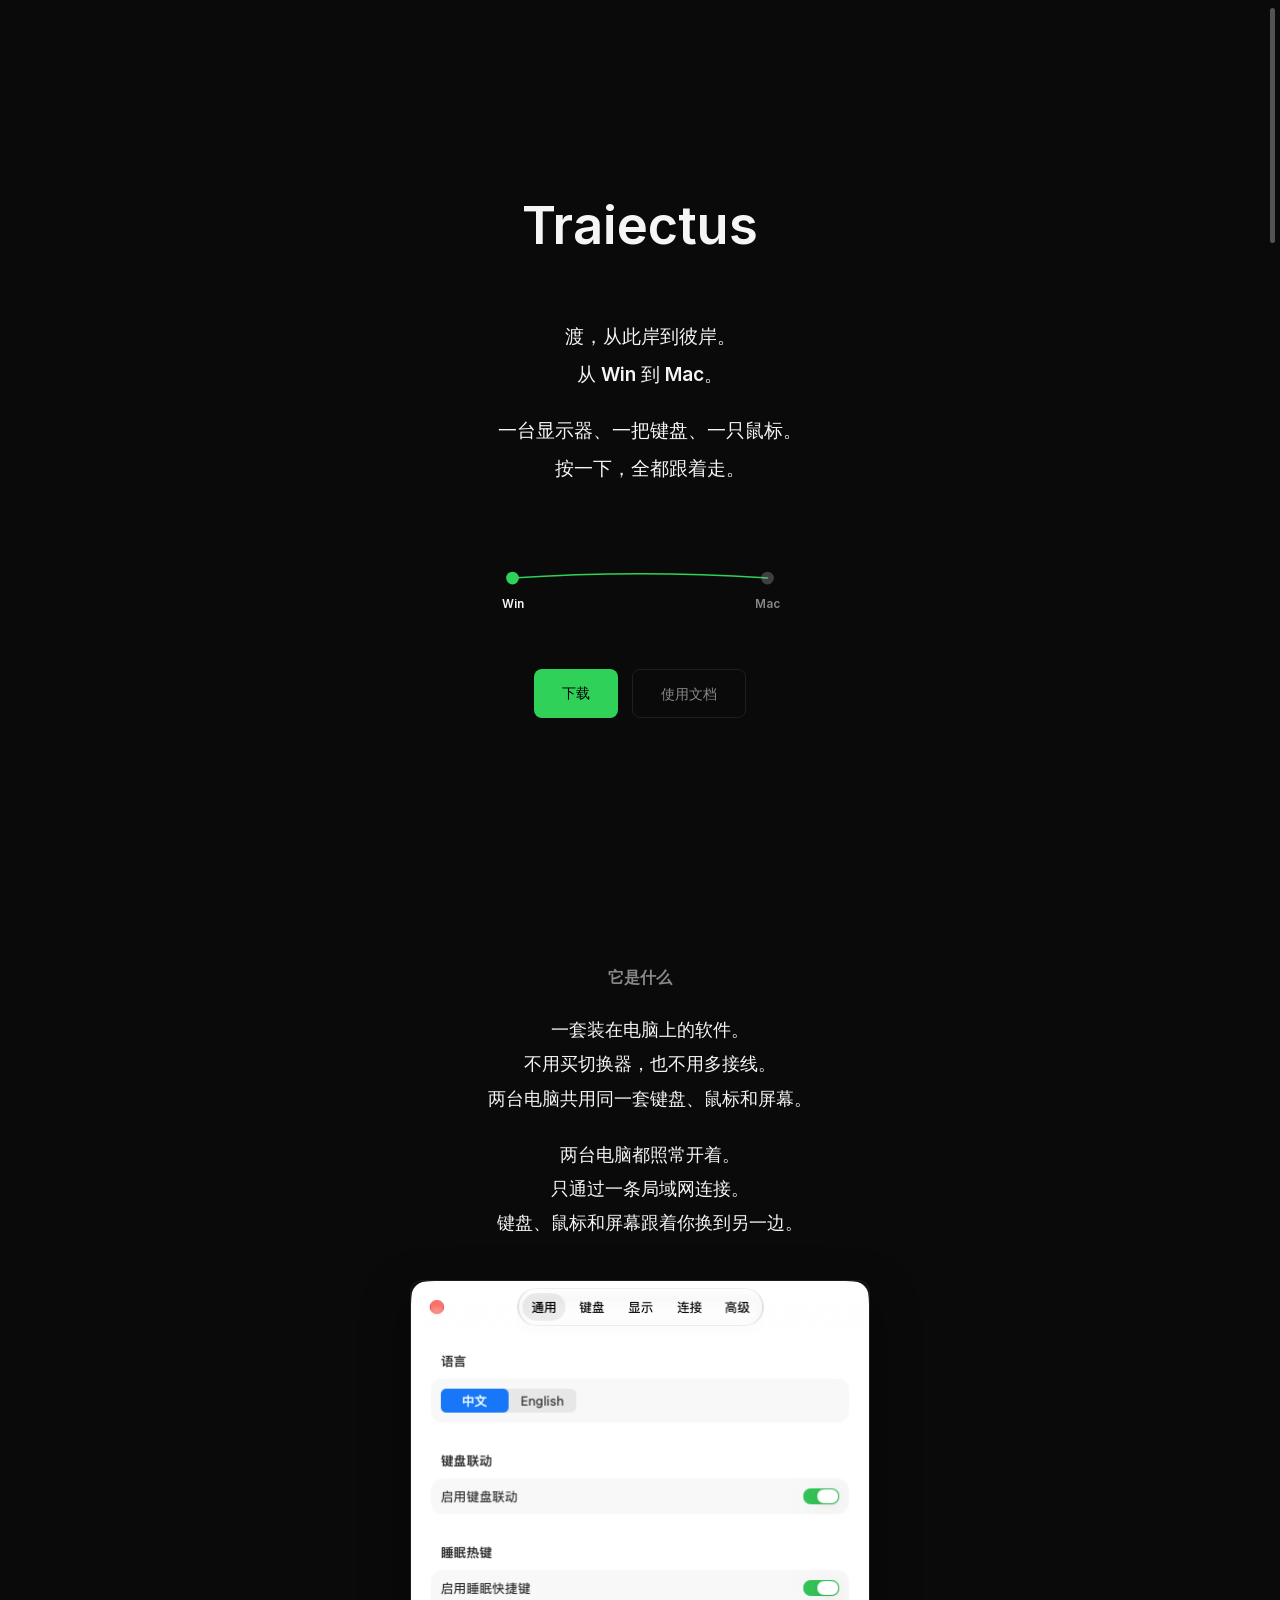
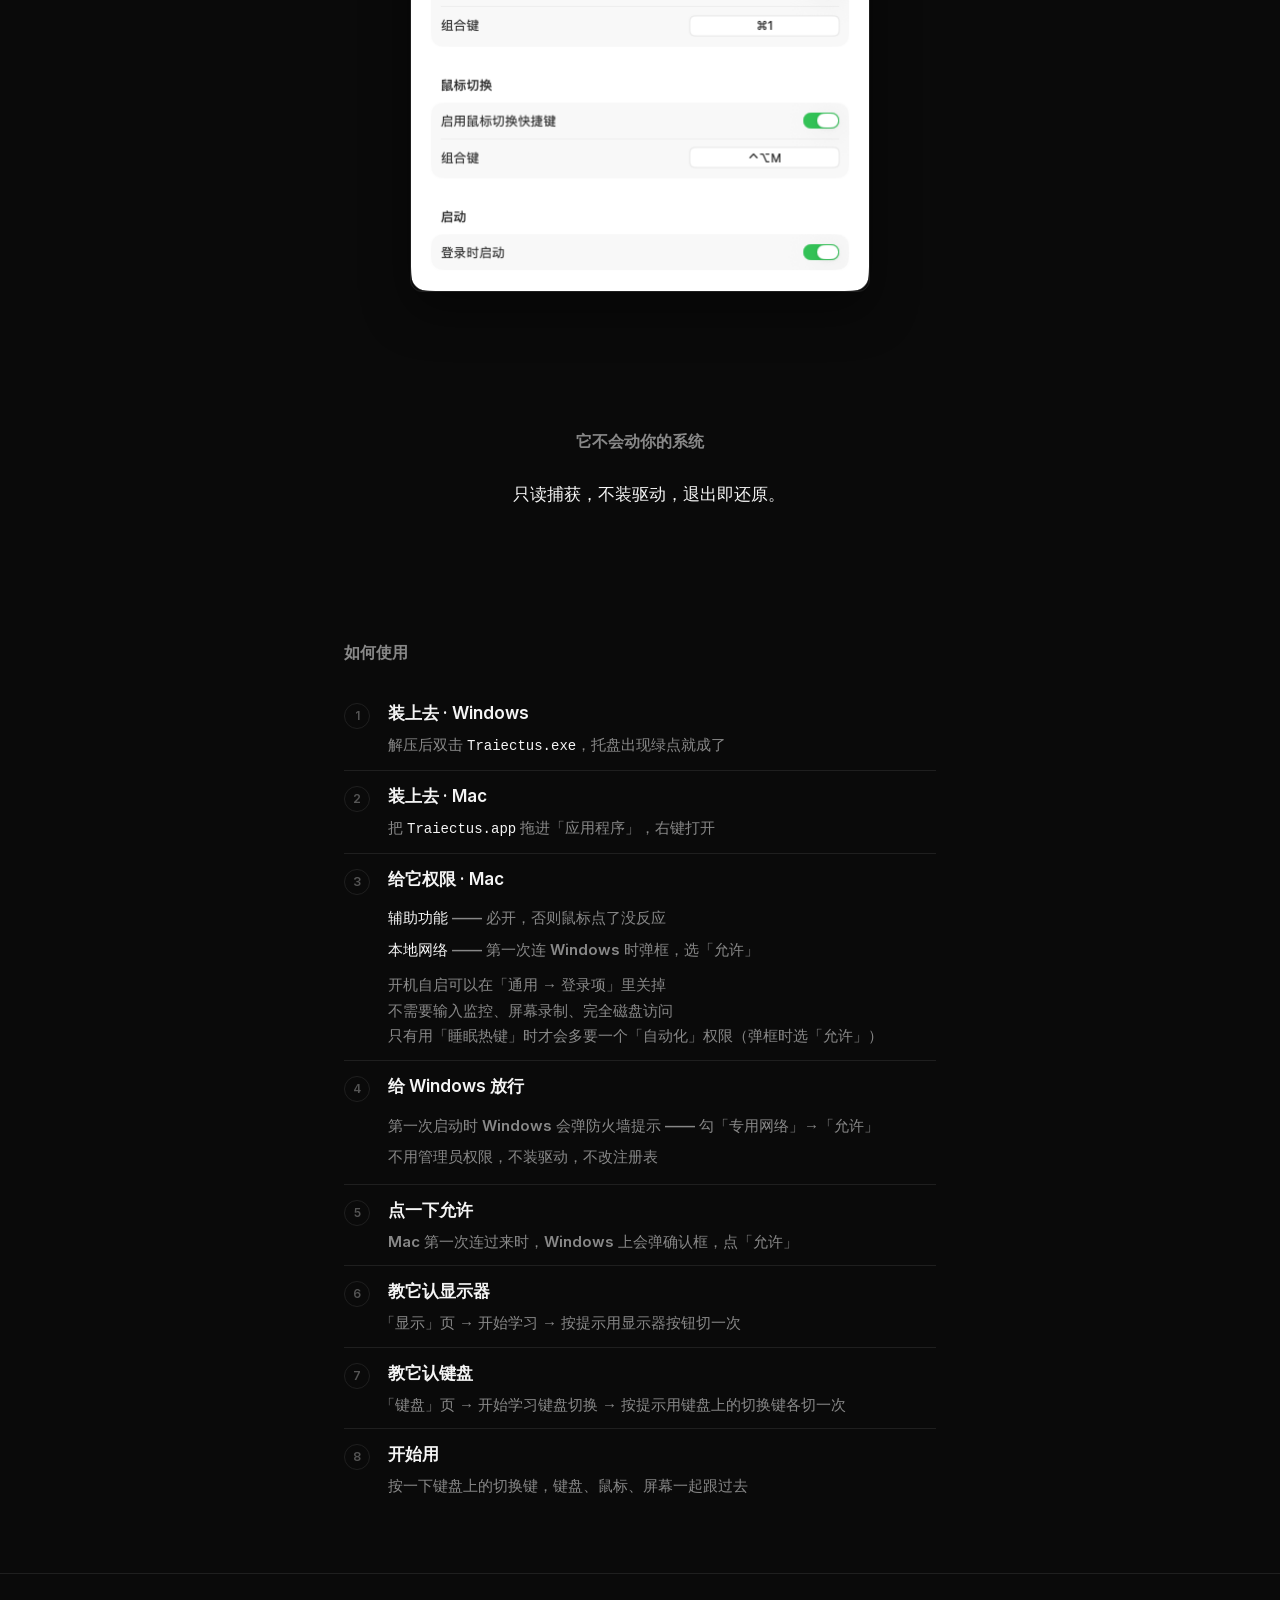
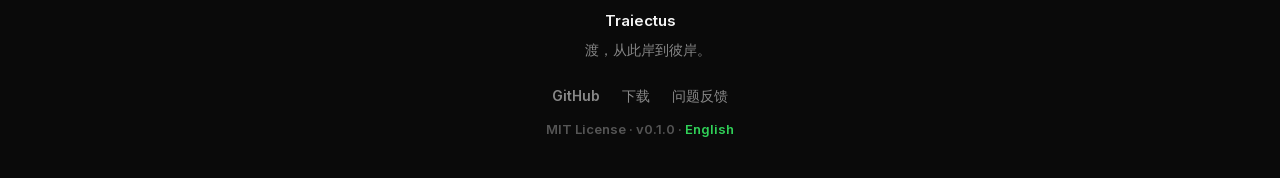
<file: site/index.html>
<!DOCTYPE html>
<html lang="zh">
<head>
<meta charset="UTF-8">
<meta name="viewport" content="width=device-width, initial-scale=1.0">
<meta name="color-scheme" content="dark">
<title>Traiectus · 渡</title>
<meta name="description" content="一台 Win 游戏，一台 Mac 日常，同一台显示器、同一套键鼠。按一下，全都跟着走。">
<meta name="theme-color" content="#0a0a0a">
<link rel="alternate" hreflang="zh-CN" href="https://traiectus.cn/">
<link rel="alternate" hreflang="en" href="https://traiectus.cn/en.html">
<link rel="icon" href="icon.png">
<link rel="apple-touch-icon" href="icon.png">
<meta property="og:type" content="website">
<meta property="og:title" content="Traiectus · 渡">
<meta property="og:description" content="一台 Win 游戏，一台 Mac 日常。同一台显示器，同一套键鼠。按一下，全都跟着走。">
<meta property="og:url" content="https://traiectus.cn/">
<meta property="og:image" content="https://traiectus.cn/og.png">
<style>
/* 字标用 Inter（只有拉丁字符走它，中文继续用系统字体）
   只自托管了 600 字重的拉丁子集，约 24KB。 */
@font-face {
  font-family: 'Inter';
  font-style: normal;
  font-weight: 600;
  font-display: swap;
  src: url(fonts/inter-600-latin.woff2) format('woff2');
  unicode-range: U+0000-00FF, U+0131, U+0152-0153, U+02BB-02BC, U+02C6, U+02DA, U+02DC, U+0304, U+0308, U+0329, U+2000-206F, U+20AC, U+2122, U+2191, U+2193, U+2212, U+2215, U+FEFF, U+FFFD;
}
  * { margin: 0; padding: 0; box-sizing: border-box; }

  :root {
    --bg: #0a0a0a;
    --fg: #f5f5f5;
    --fg-dim: #888;
    --fg-dimmer: #555;
    --green: #30d158;
    --line: #1f1f1f;
    --max: 640px;
  }

  /* 显式给 html 上底色：否则橡皮筋回弹（首屏往上/页面底部往下拉）时，
     WebKit 会在画布外露出默认的白，看起来就是上下两条淡色长块 */
  html { background: var(--bg); }

  body {
    background: var(--bg);
    color: var(--fg);
    font-family: 'Inter', -apple-system, BlinkMacSystemFont, "SF Pro Text", "PingFang SC", sans-serif;
    font-size: 16px;
    line-height: 1.7;
    -webkit-font-smoothing: antialiased;
  }

  .wrap { max-width: var(--max); margin: 0 auto; padding: 0 24px; }

  /* ① 首屏 */
  .hero {
    min-height: 100vh;
    display: flex;
    flex-direction: column;
    justify-content: center;
    align-items: center;
    text-align: center;
    padding: 0 24px;
  }

  .hero .eyebrow {
    font-size: 13px;
    letter-spacing: 0.22em;
    text-transform: uppercase;
    color: var(--fg-dimmer);
    margin-bottom: 22px;
  }

  .hero h1 {
    font-family: 'Inter', -apple-system, BlinkMacSystemFont, sans-serif;
    font-size: 52px;
    font-weight: 600;
    margin-bottom: 48px;
  }

  .hero .lines {
    font-size: 19px;
    line-height: 2;
    color: var(--fg);
    margin-bottom: 56px;
    /* 明确撑满宽度：否则这行 div 会收缩到"最长一行"的宽度 */
    width: 100%;
    padding-left: 1.08em;
  }

  .hero .lines .dim { color: var(--fg-dim); }
  .hero .lines .gap { display: block; height: 18px; }
  /* 行末的全角句号，右半格是空的，居中时会把整行墨迹推左。
     和下面「它是什么」那几节用同一个办法：补 0.67em 左内边距抵消掉。
     （早先试过「句号悬挂出去」的写法，但那会让整行偏右约 0.2em，和标题对不齐。） */

  .diagram {
    display: block;
    width: 100%;
    max-width: 340px;
    height: auto;
    margin: 0 auto 48px;
  }

  .diagram .arc {
    fill: none;
    stroke: var(--green);
    stroke-width: 1.5;
    stroke-linecap: round;
  }

  /* 点：实心。活动的一侧是绿色 + 呼吸；另一侧是灰的（和 app 面板一致） */
  .diagram .dot { fill: #8e8e93; opacity: 0.4; }
  .diagram .dot.on {
    fill: var(--green);
    opacity: 1;
    transform-box: fill-box;
    transform-origin: center;
    animation: breathe 1.6s ease-in-out infinite;
  }

  @keyframes breathe {
    0%, 100% { transform: scale(1); }
    50% { transform: scale(1.18); }
  }

  .diagram .dlabel {
    font-size: 11px;
    font-weight: 500;
    fill: var(--fg-dim);
    text-anchor: middle;
  }
  .diagram .dlabel.on { fill: var(--fg); }

  .actions {
    display: flex;
    gap: 14px;
    justify-content: center;
  }

  .btn {
    display: inline-block;
    padding: 12px 28px;
    font-size: 14px;
    text-decoration: none;
    border-radius: 8px;
    transition: all 0.2s;
  }

  .btn-primary { background: var(--green); color: #000; font-weight: 500; }
  .btn-primary:hover { background: #28b84c; }

  .btn-ghost { color: var(--fg-dim); border: 1px solid var(--line); }
  .btn-ghost:hover { color: var(--fg); border-color: var(--fg-dim); }

  /* 锚点不要被吸顶导航盖住 */
  section { scroll-margin-top: 60px; }

  /* 隐藏原生滚动条，改用下面那条自绘的（原因：伪元素滚动条没法做淡出动画） */
  html { scrollbar-width: none; }
  ::-webkit-scrollbar { width: 0; height: 0; }

  /* 自绘滚动指示条：静止时淡出，滚动时淡入 —— 淡出用 transition，所以不生硬 */
  .sb {
    position: fixed; top: 0; right: 3px; bottom: 0; width: 9px;
    pointer-events: none; z-index: 60;
    opacity: 0;
    transition: opacity 0.5s ease;
  }
  .sb.on { opacity: 1; }
  .sb-thumb {
    position: absolute; right: 2px; width: 5px;
    border-radius: 3px; background: rgba(255, 255, 255, 0.3);
  }

  /* 页脚：同色底 + 一根发丝线，不抢戏。
     行距分三组：品牌+标语挨在一起是一组，链接那行单独一组，版权信息最后一组 ——
     所以是 4 / 22 / 10，而不是三档差不多的 14 / 20 / 14（那样四行看着一样重）。 */
  footer { padding: 34px 0 40px; border-top: 1px solid var(--line); text-align: center; }
  .f-brand { font-size: 15px; font-weight: 600; color: var(--fg); margin-bottom: 4px; }
  .f-tag { font-size: 14px; color: var(--fg-dim); margin-bottom: 22px; padding-left: 1.08em; }
  .f-links { display: flex; gap: 22px; justify-content: center; margin-bottom: 10px; }
  .f-links a { font-size: 14px; color: var(--fg-dim); text-decoration: none; }
  .f-links a:hover { color: var(--fg); }
  .f-meta { font-size: 13px; color: var(--fg-dimmer); }
  .f-meta a { color: var(--green); text-decoration: none; }   /* 语言切换：和下载按钮同一个绿 */
  .f-meta a:hover { text-decoration: underline; }

  /* 「它不会动你的系统」：和「它是什么」一样居中 */
  .safe { text-align: center; }

  /* 屏幕太矮 / 手机：自动关掉吸附，回到自由滚动（否则内容会被卡住看不全） */
  /* 界面截图：和页面同一套圆角/边框，暗色底上不刺眼 */
  .shot { margin: 40px auto 0; text-align: center; }
  .shot img {
    width: 100%; max-width: 460px; height: auto;
    border-radius: 12px;
    border: 1px solid var(--line);
    box-shadow: 0 18px 48px rgba(0, 0, 0, 0.45);
  }

  section { padding: 64px 0; }
  #safe { padding-top: 64px; }
  .safe-line { font-size: 17px; line-height: 2; }

  h2 {
    font-size: 16px;
    font-weight: 600;
    color: var(--fg-dim);
    margin-bottom: 22px;
  }

  .what { text-align: center; }

  .what p {
    font-size: 18px;
    line-height: 1.9;
    color: var(--fg);
  }
  .what p + p { margin-top: 22px; }
  .what p.soft { color: var(--fg-dim); }

  /* 中文居中行的收尾句号是全角：句号的墨迹只占左边一点，右半格是空的，
     text-align: center 会把那半格空位也算进居中。
     目标是**按文字居中**（句号那一点不算），所以补 1.08em 左内边距：
     实测「渡，从此岸到彼岸」不含句号时的中心，和标题中心正好重合。
     Chrome 目前不支持 hanging-punctuation，所以用内边距而不是悬挂标点。 */
  .what p, .safe-line { padding-left: 1.08em; }

  @media (max-width: 480px) {
    section { padding: 48px 0; }
    .what { text-align: center; }

  .what p { font-size: 16px; }
  }

  .how ol { list-style: none; counter-reset: step; margin-top: 8px; }
  /* 只作用于外层那几步：里面「权限清单」是普通列表，不能跟着编号/描边（否则会串号） */
  .how ol > li {
    counter-increment: step;
    font-size: 17px;
    color: var(--fg);
    padding: 11px 0 11px 44px;
    position: relative;
    border-bottom: 1px solid var(--line);
  }
  .how ol > li:last-child { border-bottom: none; }
  .how ol > li::before {
    content: counter(step);
    position: absolute; left: 0; top: 15px;
    width: 24px; height: 24px; line-height: 24px; text-align: center;
    font-size: 12px; color: var(--fg-dimmer);
    border: 1px solid var(--line); border-radius: 50%;
  }
  .how ol > li b { display: block; font-size: 17px; font-weight: 600; margin-bottom: 4px; }
  .how ol > li span { display: block; font-size: 15px; color: var(--fg-dim); }
  /* 说明行以「」开头时：这两个标点在字格里天生偏右，看起来比标题的"教"缩进半格。
     悬挂出去（负首行缩进）让标点的左边缘和标题第一个字对齐。 */
  .how ol > li span.hang { text-indent: -0.53em; }
  .how ol > li code { font-family: "SF Mono", Menlo, monospace; font-size: 14px; color: var(--fg); }

  /* 「给它权限」那一步下面的权限清单 */
  .how .perm { list-style: none; margin-top: 9px; }
  .how .perm li { font-size: 15px; color: var(--fg-dim); padding: 3px 0; }
  .how .perm li em { font-style: normal; color: var(--fg); }
  .how .perm-note { display: block; margin-top: 7px; font-size: 15px; color: var(--fg-dim); }
  .how .more { margin-top: 22px; font-size: 14px; color: var(--fg-dim); }
  /* 「如何使用」里的说明文字都是 1~3 行的短块：让浏览器把每行长度摊匀，
     避免出现「一行顶满 + 下一行只剩两个字」；line-break: strict 打开中文标点禁则，
     行首不会出现 」/。 之类的收尾标点。 */
  .how ol > li span, .how ol > li .perm li, .how ol > li .perm-note {
    text-wrap: balance;
    line-break: strict;
  }
  /* 窄屏专用分段：宽屏两段连成一行，窄屏各自成段（.seg 用它压过上面的 display:block） */
  .how .seg { display: inline; }

  @media (prefers-reduced-motion: reduce) {
    .diagram .dot.on { animation: none; }
  }

  @media (max-width: 480px) {
    .hero .eyebrow {
    font-size: 13px;
    letter-spacing: 0.22em;
    text-transform: uppercase;
    color: var(--fg-dimmer);
    margin-bottom: 22px;
  }

  .hero h1 { font-size: 36px; margin-bottom: 36px; }
    .hero .lines { font-size: 16px; }

    /* 窄屏：序号留白 44 → 31px、圆点 24 → 21px，正文多出约 13px 宽度，
       少折一行；行距略收紧，读起来更紧凑 */
    .how ol > li { padding: 13px 0 13px 31px; }
    .how ol > li::before {
      width: 21px; height: 21px; line-height: 21px;
      font-size: 11px; top: 16px;
    }
    .how ol > li b { font-size: 16px; margin-bottom: 3px; }
    .how ol > li span, .how .perm li, .how .perm-note { line-height: 1.65; }
    .how .perm { margin-top: 8px; }
    .how .perm-note { margin-top: 6px; }
    .how .seg { display: block; }
  }
</style>
</head>
<body id="top">


<section class="hero">
  <h1>Traiectus</h1>

  <div class="lines">
    渡，从此岸到彼岸。<br>
    从 Win 到 Mac。
    <span class="gap"></span>
    一台显示器、一把键盘、一只鼠标。<br>
    按一下，全都跟着走。
  </div>

  <svg class="diagram" viewBox="0 0 320 72" role="img" aria-label="从 Win 渡到 Mac：活动侧在 Win（绿），另一侧是灰点">
    <path class="arc" d="M40 32 Q160 24 280 32"/>
    <circle class="dot on" cx="40" cy="32" r="6"/>
    <circle class="dot" cx="280" cy="32" r="6"/>
    <text class="dlabel on" x="40" y="60">Win</text>
    <text class="dlabel" x="280" y="60">Mac</text>
  </svg>

  <div class="actions">
    <a href="https://github.com/BLEACHRukia/Traiectus/releases" class="btn btn-primary">下载</a>
    <a href="https://github.com/BLEACHRukia/Traiectus#readme" class="btn btn-ghost">使用文档</a>
  </div>
</section>

<div class="screen">
<section class="what" id="what">
  <div class="wrap">
    <h2>它是什么</h2>
    <p>一套装在电脑上的软件。<br>
       不用买切换器，也不用多接线。<br>
       两台电脑共用同一套键盘、鼠标和屏幕。</p>
    <p>两台电脑都照常开着。<br>
       只通过一条局域网连接。<br>
       键盘、鼠标和屏幕跟着你换到另一边。</p>
    <figure class="shot">
      <img src="shots/01-general.png" alt="Traiectus 的 Mac 设置窗口" width="460">
    </figure>
  </div>
</section>
<section class="safe" id="safe">
  <div class="wrap">
    <h2>它不会动你的系统</h2>
    <p class="safe-line">只读捕获，不装驱动，退出即还原。</p>

  </div>
</section>
</div>

<section class="how" id="how">
  <div class="wrap">
    <h2>如何使用</h2>
    <ol>
      <li><b>装上去 · Windows</b><span>解压后双击 <code>Traiectus.exe</code>，托盘出现绿点就成了</span></li>
      <li><b>装上去 · Mac</b><span>把 <code>Traiectus.app</code> 拖进「应用程序」，右键打开</span></li>
      <li><b>给它权限 · Mac</b>
        <ul class="perm">
          <li><em>辅助功能</em> —— 必开，否则鼠标点了没反应</li>
          <li><span class="seg"><em>本地网络</em> —— 第一次连 Windows 时弹框，</span><span class="seg">选「允许」</span></li>
        </ul>
        <span class="perm-note">开机自启可以在「通用 → 登录项」里关掉<br>
          不需要输入监控、屏幕录制、完全磁盘访问<br>
          只有用「睡眠热键」时才会多要一个「自动化」权限（弹框时选「允许」）</span>
      </li>
      <li><b>给 Windows 放行</b>
        <ul class="perm">
          <li>第一次启动时 Windows 会弹防火墙提示 —— 勾「专用网络」→「允许」</li>
          <li>不用管理员权限，不装驱动，不改注册表</li>
        </ul>
      </li>
      <li><b>点一下允许</b><span><span class="seg">Mac 第一次连过来时，</span><span class="seg">Windows 上会弹确认框，点「允许」</span></span></li>
      <li><b>教它认显示器</b><span class="hang">「显示」页 → 开始学习 → 按提示用显示器按钮切一次</span></li>
      <li><b>教它认键盘</b><span class="hang">「键盘」页 → 开始学习键盘切换 → 按提示用键盘上的切换键各切一次</span></li>
      <li><b>开始用</b><span><span class="seg">按一下键盘上的切换键，</span><span class="seg">键盘、鼠标、屏幕一起跟过去</span></span></li>
    </ol>
  </div>
</section>




<footer>
  <div class="wrap">
    <div class="f-brand">Traiectus</div>
    <div class="f-tag">渡，从此岸到彼岸。</div>
    <nav class="f-links">
      <a href="https://github.com/BLEACHRukia/Traiectus">GitHub</a>
      <a href="https://github.com/BLEACHRukia/Traiectus/releases">下载</a>
      <a href="https://github.com/BLEACHRukia/Traiectus/issues">问题反馈</a>
    </nav>
    <div class="f-meta">MIT License · v0.1.0 · <a href="/en">English</a></div>
  </div>
</footer>

<div class="sb" id="sb"><div class="sb-thumb" id="sbThumb"></div></div>

<script>
  (function () {
    var sb = document.getElementById('sb'), thumb = document.getElementById('sbThumb');
    if (!sb || !thumb) return;
    var timer;

    function update() {
      var doc = document.documentElement;
      var viewH = window.innerHeight;
      var max = doc.scrollHeight - viewH;
      var pad = 8, track = viewH - pad * 2;
      var thumbH = Math.max(36, Math.round(track * viewH / doc.scrollHeight));
      var progress = max > 0 ? (window.pageYOffset || doc.scrollTop) / max : 0;

      thumb.style.height = thumbH + 'px';
      thumb.style.top = Math.round(pad + progress * (track - thumbH)) + 'px';

      sb.classList.add('on');                       // 滚动时出现（0.5s 淡入）
      clearTimeout(timer);
      timer = setTimeout(function () { sb.classList.remove('on'); }, 800);   // 停手 0.8s 后淡出
    }

    window.addEventListener('scroll', update, { passive: true });
    window.addEventListener('resize', update);
    update();
  })();
</script>
</body>
</html>
</file>
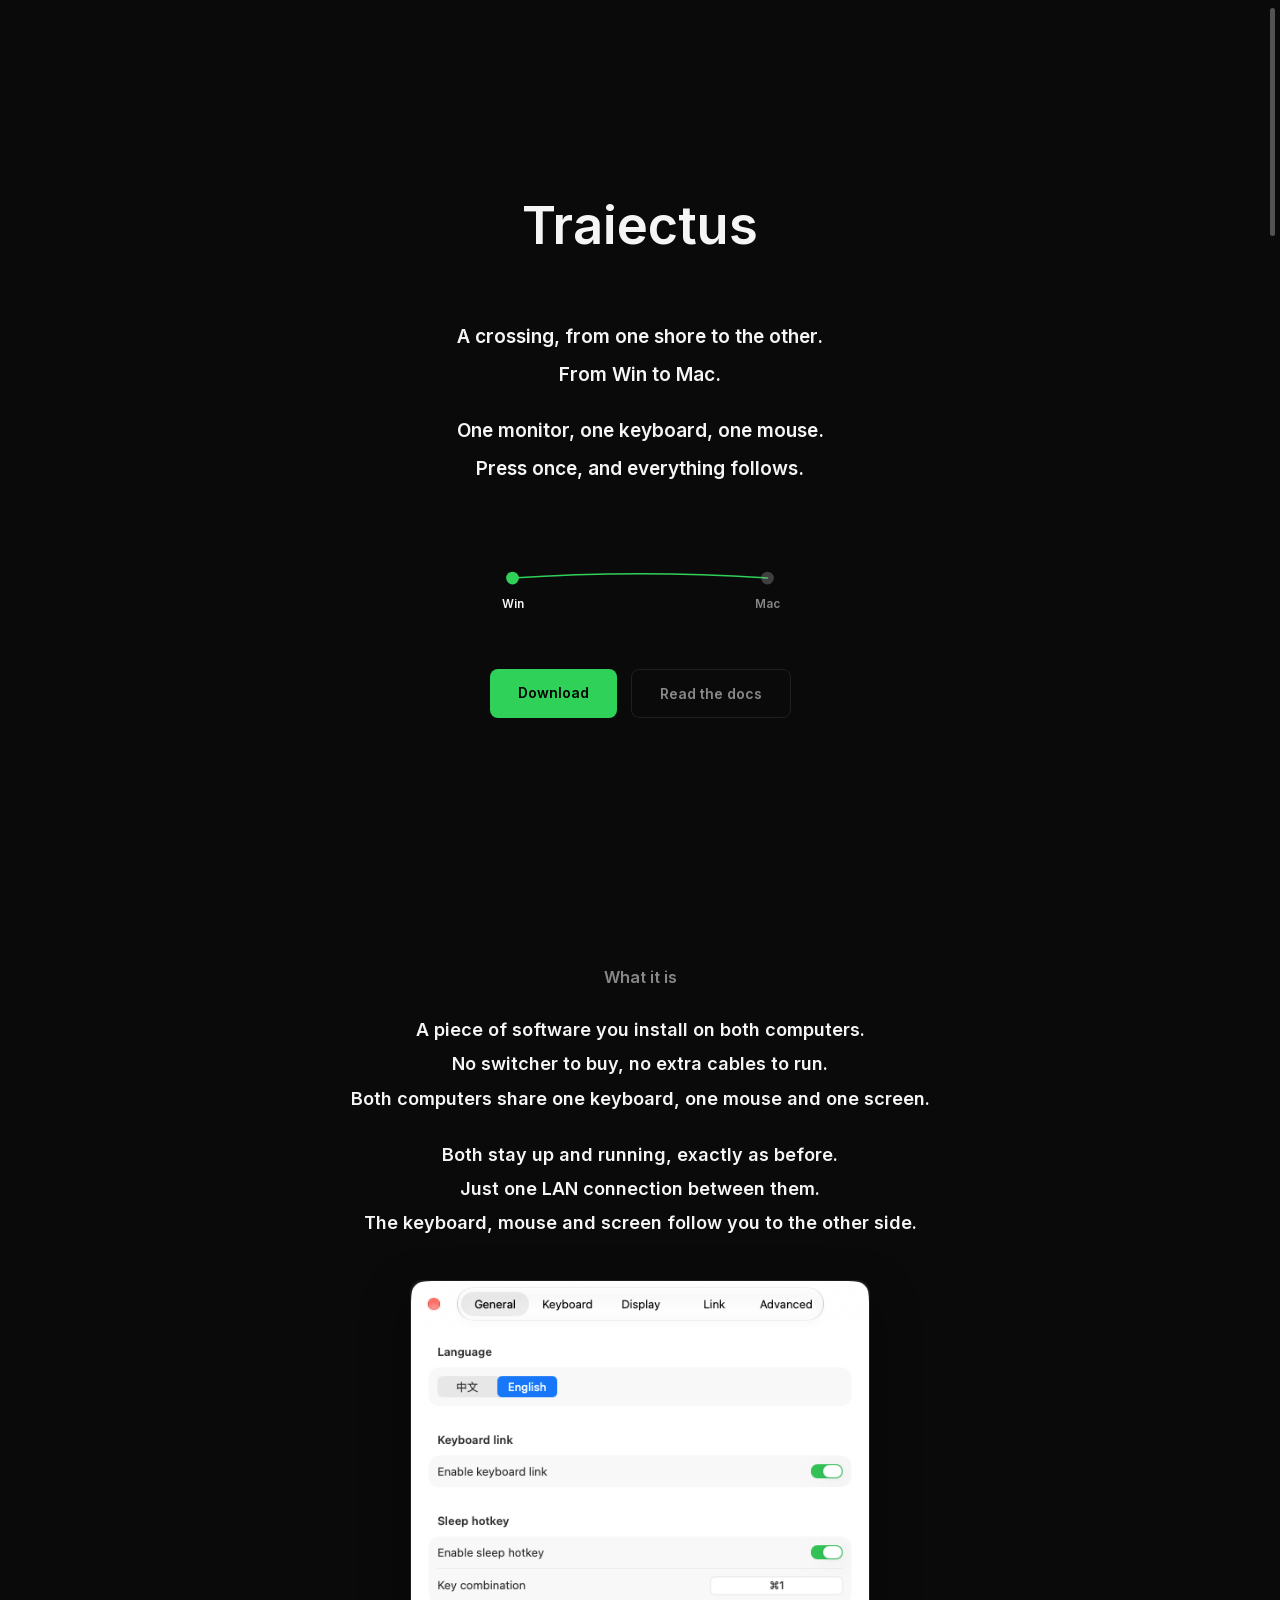
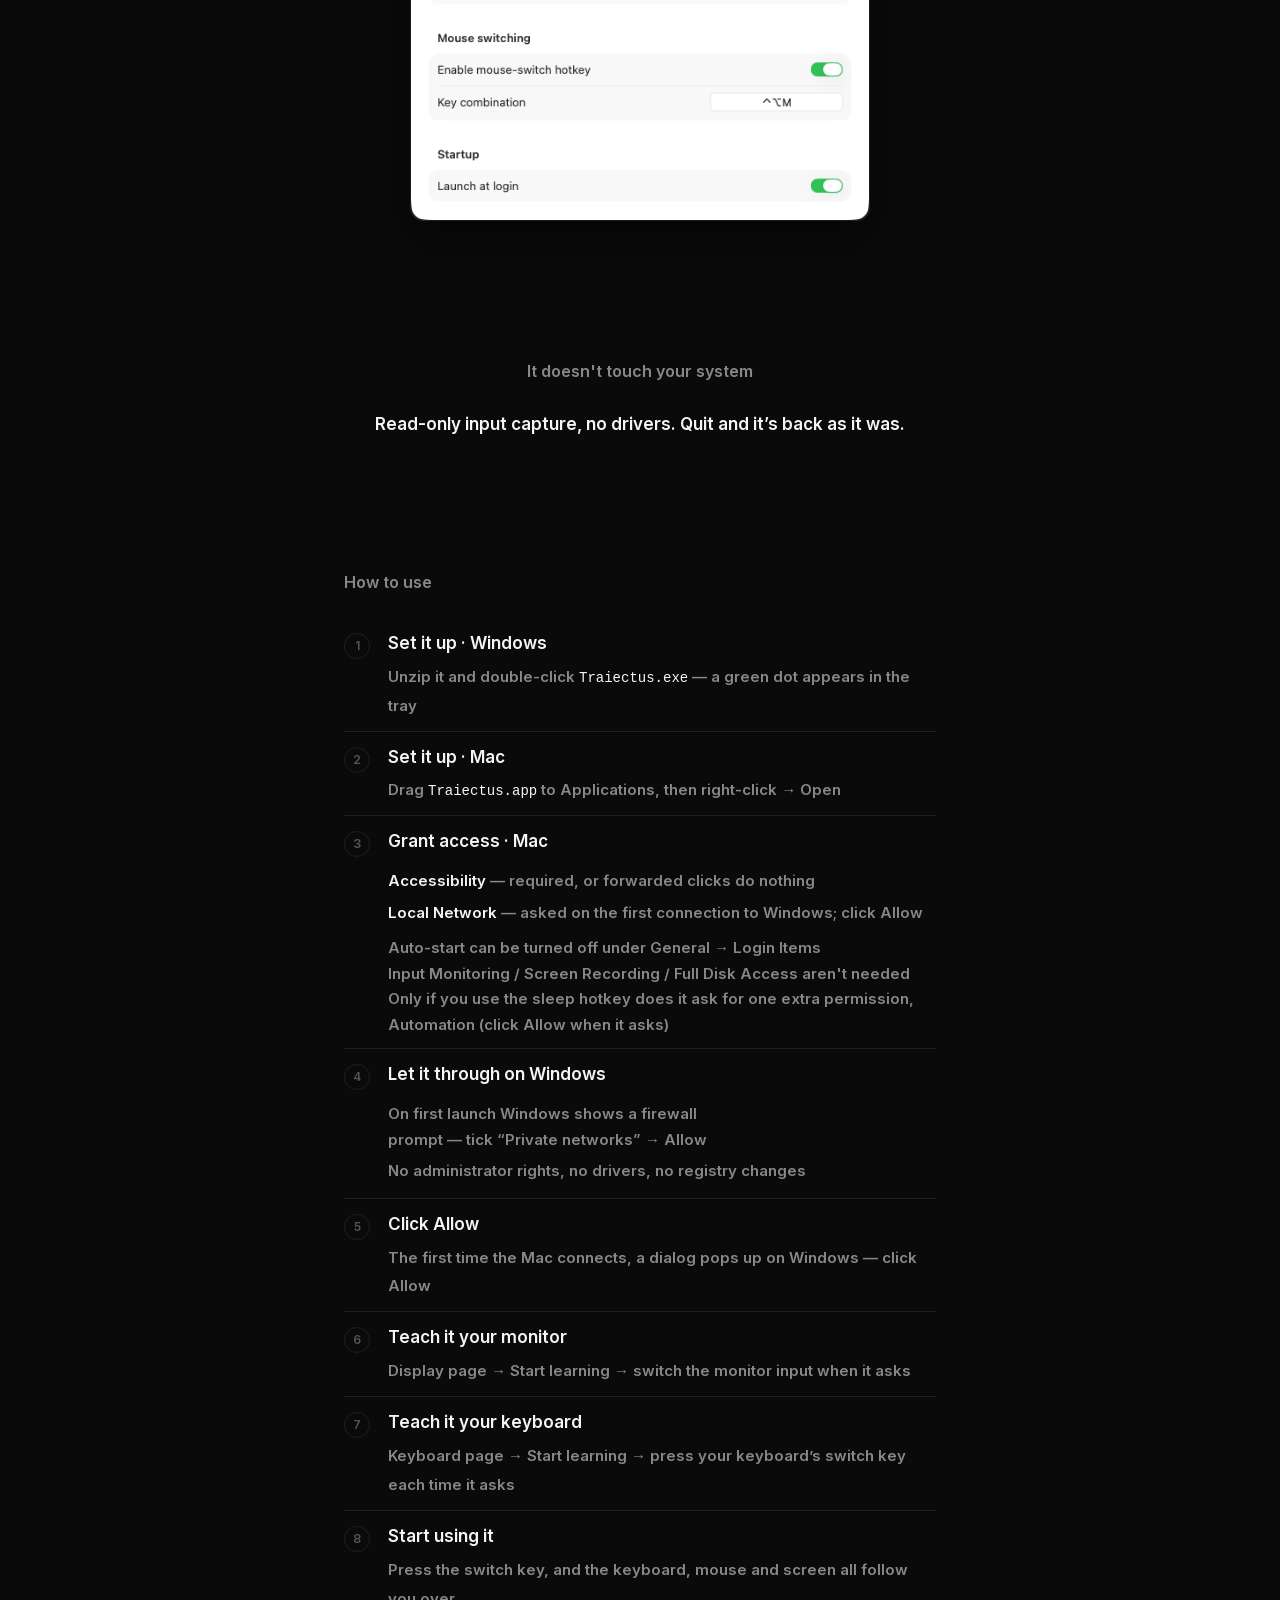
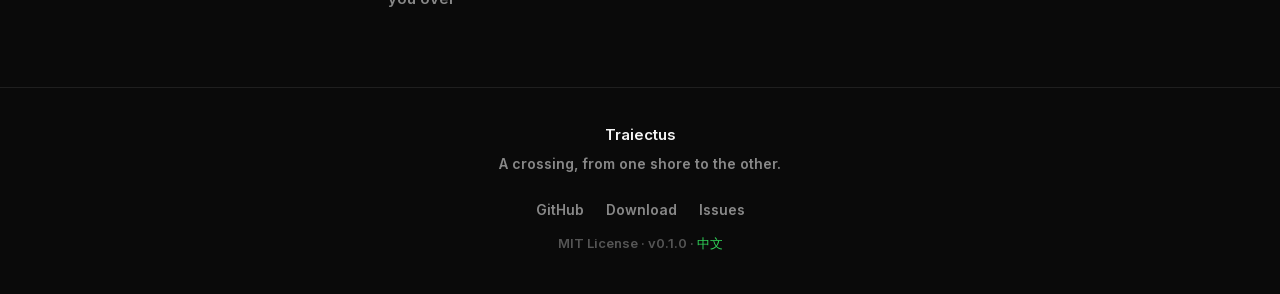
<file: site/en.html>
<!DOCTYPE html>
<html lang="en">
<head>
<meta charset="UTF-8">
<meta name="viewport" content="width=device-width, initial-scale=1.0">
<meta name="color-scheme" content="dark">
<title>Traiectus · one keyboard, two computers</title>
<meta name="description" content="A Windows PC for gaming, a Mac for everything else, one monitor, one keyboard, one mouse. Press once and everything follows.">
<meta name="theme-color" content="#0a0a0a">
<link rel="alternate" hreflang="zh-CN" href="https://traiectus.cn/">
<link rel="alternate" hreflang="en" href="https://traiectus.cn/en.html">
<link rel="icon" href="icon.png">
<link rel="apple-touch-icon" href="icon.png">
<meta property="og:type" content="website">
<meta property="og:title" content="Traiectus · one keyboard, two computers">
<meta property="og:description" content="A Windows PC for gaming, a Mac for everything else. One monitor, one keyboard, one mouse. Press once and everything follows.">
<meta property="og:url" content="https://traiectus.cn/">
<meta property="og:image" content="https://traiectus.cn/og.png">
<style>
/* 字标用 Inter（只有拉丁字符走它，中文继续用系统字体）
   只自托管了 600 字重的拉丁子集，约 24KB。 */
@font-face {
  font-family: 'Inter';
  font-style: normal;
  font-weight: 600;
  font-display: swap;
  src: url(fonts/inter-600-latin.woff2) format('woff2');
  unicode-range: U+0000-00FF, U+0131, U+0152-0153, U+02BB-02BC, U+02C6, U+02DA, U+02DC, U+0304, U+0308, U+0329, U+2000-206F, U+20AC, U+2122, U+2191, U+2193, U+2212, U+2215, U+FEFF, U+FFFD;
}
  * { margin: 0; padding: 0; box-sizing: border-box; }

  :root {
    --bg: #0a0a0a;
    --fg: #f5f5f5;
    --fg-dim: #888;
    --fg-dimmer: #555;
    --green: #30d158;
    --line: #1f1f1f;
    --max: 640px;
  }

  /* 显式给 html 上底色：否则橡皮筋回弹（首屏往上/页面底部往下拉）时，
     WebKit 会在画布外露出默认的白，看起来就是上下两条淡色长块 */
  html { background: var(--bg); }

  body {
    background: var(--bg);
    color: var(--fg);
    font-family: 'Inter', -apple-system, BlinkMacSystemFont, "SF Pro Text", "PingFang SC", sans-serif;
    font-size: 16px;
    line-height: 1.7;
    -webkit-font-smoothing: antialiased;
  }

  .wrap { max-width: var(--max); margin: 0 auto; padding: 0 24px; }

  /* ① 首屏 */
  .hero {
    min-height: 100vh;
    display: flex;
    flex-direction: column;
    justify-content: center;
    align-items: center;
    text-align: center;
    padding: 0 24px;
  }

  .hero .eyebrow {
    font-size: 13px;
    letter-spacing: 0.22em;
    text-transform: uppercase;
    color: var(--fg-dimmer);
    margin-bottom: 22px;
  }

  .hero h1 {
    font-family: 'Inter', -apple-system, BlinkMacSystemFont, sans-serif;
    font-size: 52px;
    font-weight: 600;
    margin-bottom: 48px;
  }

  .hero .lines {
    font-size: 19px;
    line-height: 2;
    color: var(--fg);
    margin-bottom: 56px;
  }

  .hero .lines .dim { color: var(--fg-dim); }
  .hero .lines .gap { display: block; height: 18px; }

  .diagram {
    display: block;
    width: 100%;
    max-width: 340px;
    height: auto;
    margin: 0 auto 48px;
  }

  .diagram .arc {
    fill: none;
    stroke: var(--green);
    stroke-width: 1.5;
    stroke-linecap: round;
  }

  /* 点：实心。活动的一侧是绿色 + 呼吸；另一侧是灰的（和 app 面板一致） */
  .diagram .dot { fill: #8e8e93; opacity: 0.4; }
  .diagram .dot.on {
    fill: var(--green);
    opacity: 1;
    transform-box: fill-box;
    transform-origin: center;
    animation: breathe 1.6s ease-in-out infinite;
  }

  @keyframes breathe {
    0%, 100% { transform: scale(1); }
    50% { transform: scale(1.18); }
  }

  .diagram .dlabel {
    font-size: 11px;
    font-weight: 500;
    fill: var(--fg-dim);
    text-anchor: middle;
  }
  .diagram .dlabel.on { fill: var(--fg); }

  .actions {
    display: flex;
    gap: 14px;
    justify-content: center;
  }

  .btn {
    display: inline-block;
    padding: 12px 28px;
    font-size: 14px;
    text-decoration: none;
    border-radius: 8px;
    transition: all 0.2s;
  }

  .btn-primary { background: var(--green); color: #000; font-weight: 500; }
  .btn-primary:hover { background: #28b84c; }

  .btn-ghost { color: var(--fg-dim); border: 1px solid var(--line); }
  .btn-ghost:hover { color: var(--fg); border-color: var(--fg-dim); }

  /* 锚点不要被吸顶导航盖住 */
  section { scroll-margin-top: 60px; }

  /* 隐藏原生滚动条，改用下面那条自绘的（原因：伪元素滚动条没法做淡出动画） */
  html { scrollbar-width: none; }
  ::-webkit-scrollbar { width: 0; height: 0; }

  /* 自绘滚动指示条：静止时淡出，滚动时淡入 —— 淡出用 transition，所以不生硬 */
  .sb {
    position: fixed; top: 0; right: 3px; bottom: 0; width: 9px;
    pointer-events: none; z-index: 60;
    opacity: 0;
    transition: opacity 0.5s ease;
  }
  .sb.on { opacity: 1; }
  .sb-thumb {
    position: absolute; right: 2px; width: 5px;
    border-radius: 3px; background: rgba(255, 255, 255, 0.3);
  }

  /* 页脚：同色底 + 一根发丝线，不抢戏。
     行距分三组：品牌+标语挨在一起是一组，链接那行单独一组，版权信息最后一组 ——
     所以是 4 / 22 / 10，而不是三档差不多的 14 / 20 / 14（那样四行看着一样重）。 */
  footer { padding: 34px 0 40px; border-top: 1px solid var(--line); text-align: center; }
  .f-brand { font-size: 15px; font-weight: 600; color: var(--fg); margin-bottom: 4px; }
  .f-tag { font-size: 14px; color: var(--fg-dim); margin-bottom: 22px; }
  .f-links { display: flex; gap: 22px; justify-content: center; margin-bottom: 10px; }
  .f-links a { font-size: 14px; color: var(--fg-dim); text-decoration: none; }
  .f-links a:hover { color: var(--fg); }
  .f-meta { font-size: 13px; color: var(--fg-dimmer); }
  .f-meta a { color: var(--green); text-decoration: none; }   /* 语言切换：和下载按钮同一个绿 */
  .f-meta a:hover { text-decoration: underline; }

  /* 「它不会动你的系统」：和「它是什么」一样居中 */
  .safe { text-align: center; }

  /* 屏幕太矮 / 手机：自动关掉吸附，回到自由滚动（否则内容会被卡住看不全） */
  /* 界面截图：和页面同一套圆角/边框，暗色底上不刺眼 */
  .shot { margin: 40px auto 0; text-align: center; }
  .shot img {
    width: 100%; max-width: 460px; height: auto;
    border-radius: 12px;
    border: 1px solid var(--line);
    box-shadow: 0 18px 48px rgba(0, 0, 0, 0.45);
  }

  section { padding: 64px 0; }
  #safe { padding-top: 64px; }
  .safe-line { font-size: 17px; line-height: 2; }

  h2 {
    font-size: 16px;
    font-weight: 600;
    color: var(--fg-dim);
    margin-bottom: 22px;
  }

  .what { text-align: center; }

  .what p {
    font-size: 18px;
    line-height: 1.9;
    color: var(--fg);
  }
  .what p + p { margin-top: 22px; }
  .what p.soft { color: var(--fg-dim); }

  @media (max-width: 480px) {
    section { padding: 48px 0; }
    .what { text-align: center; }

  .what p { font-size: 16px; }
  }

  .how ol { list-style: none; counter-reset: step; margin-top: 8px; }
  /* 只作用于外层那七步：里面「权限清单」是普通列表，不能跟着编号/描边（否则会串号） */
  .how ol > li {
    counter-increment: step;
    font-size: 17px;
    color: var(--fg);
    padding: 11px 0 11px 44px;
    position: relative;
    border-bottom: 1px solid var(--line);
  }
  .how ol > li:last-child { border-bottom: none; }
  .how ol > li::before {
    content: counter(step);
    position: absolute; left: 0; top: 15px;
    width: 24px; height: 24px; line-height: 24px; text-align: center;
    font-size: 12px; color: var(--fg-dimmer);
    border: 1px solid var(--line); border-radius: 50%;
  }
  .how ol > li b { display: block; font-size: 17px; font-weight: 600; margin-bottom: 4px; }
  .how ol > li span { font-size: 15px; color: var(--fg-dim); }
  .how ol > li code { font-family: "SF Mono", Menlo, monospace; font-size: 14px; color: var(--fg); }

  /* 「给它权限」那一步下面的权限清单 */
  .how .perm { list-style: none; margin-top: 9px; }
  .how .perm li { font-size: 15px; color: var(--fg-dim); padding: 3px 0; }
  .how .perm li em { font-style: normal; color: var(--fg); }
  .how .perm-note { display: block; margin-top: 7px; font-size: 15px; color: var(--fg-dim); }
  .how .more { margin-top: 22px; font-size: 14px; color: var(--fg-dim); }
  /* Short blocks inside "How to use": let the browser balance the line lengths,
     and turn on CJK punctuation rules (a line may not start with a closing mark). */
  .how ol > li span, .how ol > li .perm li, .how ol > li .perm-note {
    text-wrap: balance;
    line-break: strict;
  }
  /* Narrow-screen segmentation: inline on wide screens, block below 480px */
  .how .seg { display: inline; }

  @media (prefers-reduced-motion: reduce) {
    .diagram .dot.on { animation: none; }
  }

  @media (max-width: 480px) {
    .hero .eyebrow {
    font-size: 13px;
    letter-spacing: 0.22em;
    text-transform: uppercase;
    color: var(--fg-dimmer);
    margin-bottom: 22px;
  }

  .hero h1 { font-size: 36px; margin-bottom: 36px; }
    .hero .lines { font-size: 16px; }

    /* Narrow screens: 44 -> 31px gutter, 24 -> 21px badge, tighter leading */
    .how ol > li { padding: 13px 0 13px 31px; }
    .how ol > li::before {
      width: 21px; height: 21px; line-height: 21px;
      font-size: 11px; top: 16px;
    }
    .how ol > li b { font-size: 16px; margin-bottom: 3px; }
    .how ol > li span, .how .perm li, .how .perm-note { line-height: 1.65; }
    .how .perm { margin-top: 8px; }
    .how .perm-note { margin-top: 6px; }
    .how .seg { display: block; }
  }
</style>
</head>
<body id="top">


<section class="hero">
  <h1>Traiectus</h1>

  <div class="lines">
    A crossing, from one shore to the other.<br>
    From Win to Mac.
    <span class="gap"></span>
    One monitor, one keyboard, one mouse.<br>
    Press once, and everything follows.
  </div>

  <svg class="diagram" viewBox="0 0 320 72" role="img" aria-label="Crossing from Win to Mac: Win is active (green dot), Mac is the other side">
    <path class="arc" d="M40 32 Q160 24 280 32"/>
    <circle class="dot on" cx="40" cy="32" r="6"/>
    <circle class="dot" cx="280" cy="32" r="6"/>
    <text class="dlabel on" x="40" y="60">Win</text>
    <text class="dlabel" x="280" y="60">Mac</text>
  </svg>

  <div class="actions">
    <a href="https://github.com/BLEACHRukia/Traiectus/releases" class="btn btn-primary">Download</a>
    <a href="https://github.com/BLEACHRukia/Traiectus/blob/main/README.en.md" class="btn btn-ghost">Read the docs</a>
  </div>
</section>

<div class="screen">
<section class="what" id="what">
  <div class="wrap">
    <h2>What it is</h2>
    <p>A piece of software you install on both computers.<br>
       No switcher to buy, no extra cables to run.<br>
       Both computers share one keyboard, one mouse and one screen.</p>
    <p>Both stay up and running, exactly as before.<br>
       Just one LAN connection between them.<br>
       The keyboard, mouse and screen follow you to the other side.</p>
    <figure class="shot">
      <img src="shots/01-general-en.png" alt="Traiectus's settings window on macOS" width="520">
    </figure>
  </div>
</section>
<section class="safe" id="safe">
  <div class="wrap">
    <h2>It doesn't touch your system</h2>
    <p class="safe-line">Read-only input capture, no drivers. Quit and it’s back as it was.</p>

  </div>
</section>
</div>

<section class="how" id="how">
  <div class="wrap">
    <h2>How to use</h2>
    <ol>
      <li><b>Set it up · Windows</b><span>Unzip it and double-click <code>Traiectus.exe</code> — a green dot appears in the tray</span></li>
      <li><b>Set it up · Mac</b><span>Drag <code>Traiectus.app</code> to Applications, then right-click → Open</span></li>
      <li><b>Grant access · Mac</b>
        <ul class="perm">
          <li><em>Accessibility</em> — required, or forwarded clicks do nothing</li>
          <li><span class="seg"><em>Local Network</em> — asked on the first connection to Windows;</span> <span class="seg">click Allow</span></li>
        </ul>
        <span class="perm-note">Auto-start can be turned off under General → Login Items<br>
          Input Monitoring / Screen Recording / Full Disk Access aren't needed<br>
          Only if you use the sleep hotkey does it ask for one extra permission, Automation (click Allow when it asks)</span>
      </li>
      <li><b>Let it through on Windows</b>
        <ul class="perm">
          <li>On first launch Windows shows a firewall prompt — tick &ldquo;Private networks&rdquo; → Allow</li>
          <li>No administrator rights, no drivers, no registry changes</li>
        </ul>
      </li>
      <li><b>Click Allow</b><span><span class="seg">The first time the Mac connects,</span> <span class="seg">a dialog pops up on Windows — click Allow</span></span></li>
      <li><b>Teach it your monitor</b><span>Display page → Start learning → switch the monitor input when it asks</span></li>
      <li><b>Teach it your keyboard</b><span>Keyboard page → Start learning → press your keyboard&rsquo;s switch key each time it asks</span></li>
      <li><b>Start using it</b><span><span class="seg">Press the switch key,</span> <span class="seg">and the keyboard, mouse and screen all follow you over</span></span></li>
    </ol>
  </div>
</section>




<footer>
  <div class="wrap">
    <div class="f-brand">Traiectus</div>
    <div class="f-tag">A crossing, from one shore to the other.</div>
    <nav class="f-links">
      <a href="https://github.com/BLEACHRukia/Traiectus">GitHub</a>
      <a href="https://github.com/BLEACHRukia/Traiectus/releases">Download</a>
      <a href="https://github.com/BLEACHRukia/Traiectus/issues">Issues</a>
    </nav>
    <div class="f-meta">MIT License · v0.1.0 · <a href="/">中文</a></div>
  </div>
</footer>

<div class="sb" id="sb"><div class="sb-thumb" id="sbThumb"></div></div>

<script>
  (function () {
    var sb = document.getElementById('sb'), thumb = document.getElementById('sbThumb');
    if (!sb || !thumb) return;
    var timer;

    function update() {
      var doc = document.documentElement;
      var viewH = window.innerHeight;
      var max = doc.scrollHeight - viewH;
      var pad = 8, track = viewH - pad * 2;
      var thumbH = Math.max(36, Math.round(track * viewH / doc.scrollHeight));
      var progress = max > 0 ? (window.pageYOffset || doc.scrollTop) / max : 0;

      thumb.style.height = thumbH + 'px';
      thumb.style.top = Math.round(pad + progress * (track - thumbH)) + 'px';

      sb.classList.add('on');                       // 滚动时出现（0.5s 淡入）
      clearTimeout(timer);
      timer = setTimeout(function () { sb.classList.remove('on'); }, 800);   // 停手 0.8s 后淡出
    }

    window.addEventListener('scroll', update, { passive: true });
    window.addEventListener('resize', update);
    update();
  })();
</script>
</body>
</html>
</file>
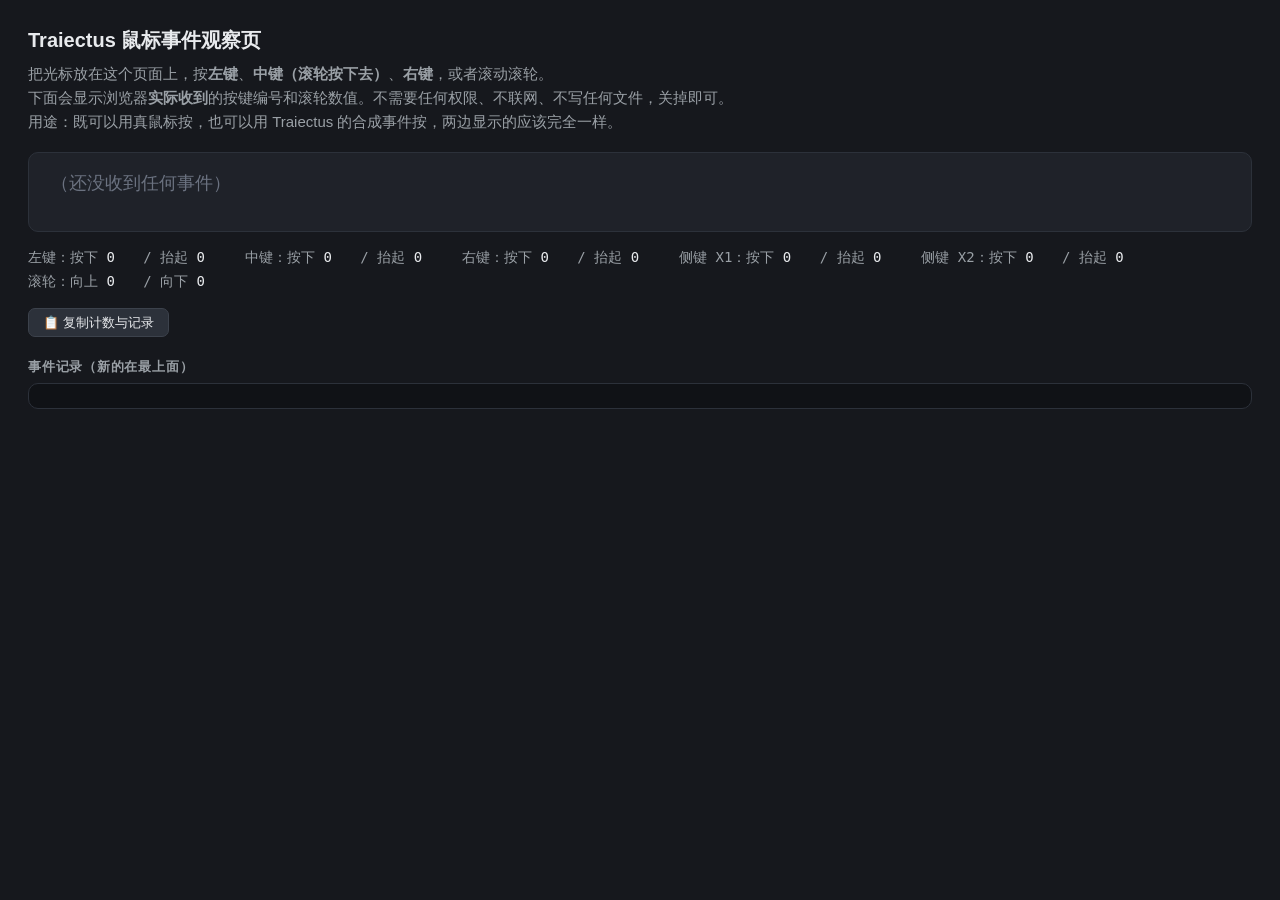
<file: tools/mouse-event-probe.html>
<!DOCTYPE html>
<html lang="zh-CN">
<head>
<meta charset="utf-8">
<meta name="viewport" content="width=device-width, initial-scale=1">
<title>Traiectus 鼠标事件观察页</title>
<style>
  :root { color-scheme: dark; }
  body {
    margin: 0; padding: 24px 28px;
    background: #16181d; color: #e8eaed;
    font: 15px/1.6 -apple-system, "SF Pro Text", "PingFang SC", sans-serif;
  }
  h1 { font-size: 20px; margin: 0 0 6px; }
  .hint { color: #9aa0a6; margin: 0 0 18px; max-width: 760px; }
  .bar { margin: 0 0 14px; display: flex; align-items: center; gap: 12px; }
  button {
    font: 500 13px/1 -apple-system, "SF Pro Text", "PingFang SC", sans-serif;
    padding: 7px 14px; border-radius: 7px; cursor: pointer;
    color: #e8eaed; background: #2c313a; border: 1px solid #3c424c;
  }
  button:hover { background: #363c47; }
  .copied { color: #7ee787; font-size: 13px; }
  code { font-family: ui-monospace, SFMono-Regular, Menlo, monospace; color: #c9d1d9; }
  .last {
    font: 600 30px/1.3 ui-monospace, SFMono-Regular, Menlo, monospace;
    padding: 18px 22px; border-radius: 10px; margin-bottom: 14px;
    background: #1f2229; border: 1px solid #2c313a; min-height: 42px;
  }
  .last.idle { color: #6b7280; font-size: 18px; font-weight: 400; }
  .last b { color: #7ee787; }
  .counts {
    font: 14px/1.7 ui-monospace, SFMono-Regular, Menlo, monospace;
    color: #9aa0a6; margin-bottom: 14px;
  }
  .counts span { margin-right: 20px; white-space: nowrap; }
  .counts .n { color: #e8eaed; }
  h2 { font-size: 13px; color: #9aa0a6; font-weight: 600; margin: 20px 0 6px;
       text-transform: uppercase; letter-spacing: .06em; }
  ol.log {
    margin: 0; padding: 12px 16px; list-style: none; border-radius: 10px;
    background: #101216; border: 1px solid #2c313a;
    font: 13px/1.8 ui-monospace, SFMono-Regular, Menlo, monospace;
    max-height: 46vh; overflow-y: auto;
  }
  ol.log li { color: #c9d1d9; white-space: pre; }
  ol.log li .t { color: #6b7280; }
  ol.log li.mid { color: #7ee787; }
  ol.log li.wheel { color: #79c0ff; }
</style>
</head>
<body>

<h1>Traiectus 鼠标事件观察页</h1>
<p class="hint">
  把光标放在这个页面上，按<b>左键</b>、<b>中键（滚轮按下去）</b>、<b>右键</b>，或者滚动滚轮。<br>
  下面会显示浏览器<b>实际收到</b>的按键编号和滚轮数值。不需要任何权限、不联网、不写任何文件，关掉即可。<br>
  用途：既可以用真鼠标按，也可以用 Traiectus 的合成事件按，两边显示的应该完全一样。
</p>

<div id="last" class="last idle">（还没收到任何事件）</div>
<div id="counts" class="counts"></div>

<div class="bar">
  <button id="copy">📋 复制计数与记录</button>
  <span id="copied" class="copied"></span>
</div>

<h2>事件记录（新的在最上面）</h2>
<ol id="log" class="log"></ol>

<script>
"use strict";

const BUTTONS = {
  0: "左键",
  1: "中键",
  2: "右键",
  3: "侧键 X1",
  4: "侧键 X2",
};

const lastEl   = document.getElementById("last");
const countsEl = document.getElementById("counts");
const logEl    = document.getElementById("log");

const counts = { down: {}, up: {}, wheel: { up: 0, down: 0 } };

function stamp() {
  const d = new Date();
  const p = (n, w = 2) => String(n).padStart(w, "0");
  return `${p(d.getHours())}:${p(d.getMinutes())}:${p(d.getSeconds())}.${p(d.getMilliseconds(), 3)}`;
}

function describeButton(code) {
  const name = BUTTONS[code] || `未知按键 button ${code}`;
  const raw = (code === undefined || code === null) ? "button ?" : `button ${code}`;
  return { name, raw };
}

function showLast(html, plain) {
  lastEl.classList.remove("idle");
  lastEl.innerHTML = html;
  lastEl.dataset.plain = plain;
}

function addLog(text, cls) {
  const li = document.createElement("li");
  if (cls) li.className = cls;
  li.innerHTML = `<span class="t">[${stamp()}]</span> ${text}`;
  logEl.prepend(li);
  while (logEl.children.length > 60) logEl.lastChild.remove();
}

function renderCounts() {
  const parts = [];
  for (const code of [0, 1, 2, 3, 4]) {
    const d = counts.down[code] || 0;
    const u = counts.up[code] || 0;
    const name = BUTTONS[code] || `button ${code}`;
    const mark = (code === 1 && d + u > 0) ? " ✅" : "";
    parts.push(`<span>${name}：按下 <span class="n">${d}</span> / 抬起 <span class="n">${u}</span>${mark}</span>`);
  }
  parts.push(`<span>滚轮：向上 <span class="n">${counts.wheel.up}</span> / 向下 <span class="n">${counts.wheel.down}</span></span>`);
  countsEl.innerHTML = parts.join("");
}

function onDown(e) {
  const b = describeButton(e.button);
  counts.down[e.button] = (counts.down[e.button] || 0) + 1;
  renderCounts();

  if (e.button === 1) {
    // Stop Chrome's middle-click autoscroll from hijacking the page.
    e.preventDefault();
  }

  const cls = (e.button === 1) ? "mid" : null;
  addLog(`${b.name} <b>按下</b>   ${b.raw}   @ (${e.clientX}, ${e.clientY})`, cls);
  showLast(`${b.name} <b>按下</b> <span style="font-size:16px;color:#9aa0a6">${b.raw}</span>`,
           `${b.name} 按下 ${b.raw}`);
}

function onUp(e) {
  const b = describeButton(e.button);
  counts.up[e.button] = (counts.up[e.button] || 0) + 1;
  renderCounts();
  const cls = (e.button === 1) ? "mid" : null;
  addLog(`${b.name} 抬起   ${b.raw}   @ (${e.clientX}, ${e.clientY})`, cls);
}

function onAux() {
  // Some browsers only report non-primary buttons through auxclick.
}

function onWheel(e) {
  const dir = e.deltaY < 0 ? "向上" : (e.deltaY > 0 ? "向下" : "横向/零");
  if (e.deltaY < 0) counts.wheel.up++;
  else if (e.deltaY > 0) counts.wheel.down++;
  renderCounts();

  const dm = ["像素 px", "行 line", "页 page"][e.deltaMode] || `mode ${e.deltaMode}`;
  addLog(`滚轮${dir}   deltaY=${e.deltaY}  deltaX=${e.deltaX}  单位=${dm}`,
         "wheel");
  showLast(`滚轮<b>${dir}</b> <span style="font-size:16px;color:#9aa0a6">deltaY=${e.deltaY} (${dm})</span>`,
           `滚轮${dir} deltaY=${e.deltaY}`);
}

document.addEventListener("mousedown", onDown, true);
document.addEventListener("mouseup", onUp, true);
document.addEventListener("auxclick", onAux, true);
document.addEventListener("wheel", onWheel, { passive: true });

// 一键复制：方便把结果贴给别人。file:// 页面里 navigator.clipboard 不一定可用，
// 所以保留一条 execCommand 的退路。
function copyText(text) {
  if (navigator.clipboard && window.isSecureContext) {
    return navigator.clipboard.writeText(text);
  }
  const ta = document.createElement("textarea");
  ta.value = text;
  ta.style.position = "fixed";
  ta.style.opacity = "0";
  document.body.appendChild(ta);
  ta.select();
  let ok = false;
  try { ok = document.execCommand("copy"); } catch (e) { ok = false; }
  ta.remove();
  return ok ? Promise.resolve() : Promise.reject(new Error("复制失败"));
}

document.getElementById("copy").addEventListener("click", () => {
  const lines = Array.from(logEl.children).map((li) => li.innerText);
  const text = countsEl.innerText + "\n\n" + lines.join("\n");
  const status = document.getElementById("copied");
  copyText(text).then(
    () => { status.textContent = "已复制到剪贴板"; setTimeout(() => { status.textContent = ""; }, 2500); },
    () => { status.textContent = "复制失败，请手动选中文字（已允许选择）"; }
  );
});

renderCounts();
</script>
</body>
</html>
</file>
